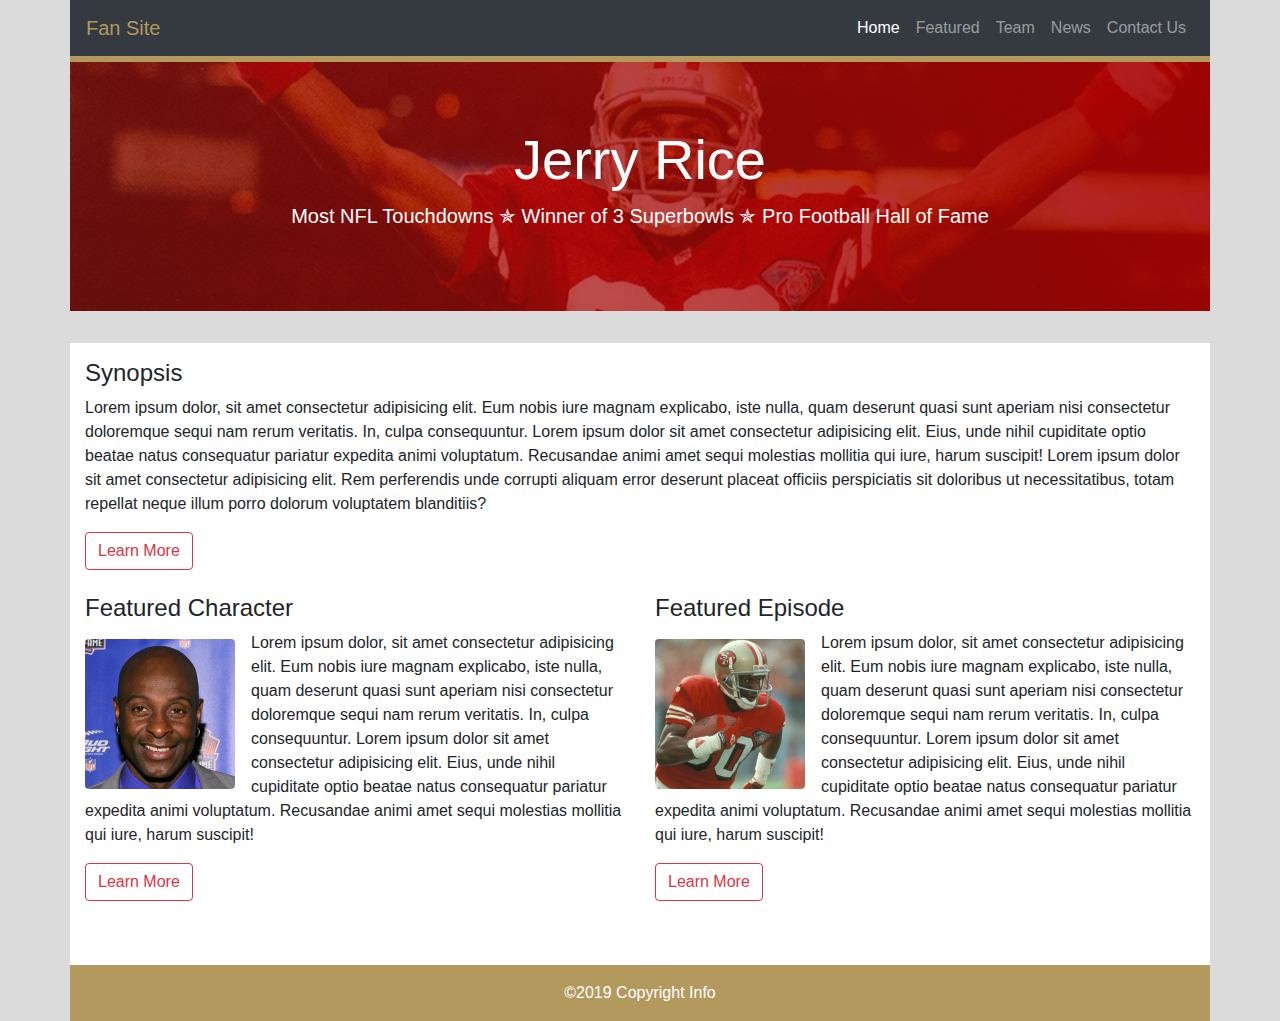
<file: index.html>
<!DOCTYPE html>
<html lang="en">

<head>
  <meta charset="UTF-8">
  <link rel="stylesheet" href="https://stackpath.bootstrapcdn.com/bootstrap/4.4.1/css/bootstrap.min.css"
    integrity="sha384-Vkoo8x4CGsO3+Hhxv8T/Q5PaXtkKtu6ug5TOeNV6gBiFeWPGFN9MuhOf23Q9Ifjh" crossorigin="anonymous">
  <link rel="stylesheet" href="./assets/css/style.css">
  <meta http-equiv="X-UA-Compatible" content="ie=edge">
  <title>Jerry Rice | Fan Site</title>
</head>

<body class="custom-bg">
  <header>
    <div class="container p-0">
      <nav class="navbar navbar-expand-lg navbar-dark bg-dark">
        <a class="navbar-brand ng-text" href="index.html">Fan Site</a>
        <button class="navbar-toggler" type="button" data-toggle="collapse" data-target="#navbarSupportedContent"
          aria-controls="navbarSupportedContent" aria-expanded="false" aria-label="Toggle navigation">
          <span class="navbar-toggler-icon"></span>
        </button>
        <div class="collapse navbar-collapse" id="navbarSupportedContent">
          <ul class="navbar-nav ml-auto">
            <li class="nav-item active">
              <a class="nav-link" href="index.html">Home<span class="sr-only">(current)</span></a>
            </li>
            <li class="nav-item">
              <a class="nav-link" href="featured.html">Featured</a>
            </li>
            <li class="nav-item">
              <a class="nav-link" href="team.html">Team</a>
            </li>
            <li class="nav-item">
              <a class="nav-link" href="news.html">News</a>
            </li>
            <li class="nav-item">
              <a class="nav-link" href="contact.html">Contact Us</a>
            </li>
          </ul>
        </div>
      </nav>
      <div class="home-jt jumbotron jumbotron-fluid text-center text-white">
        <div class="container">
          <h1 class="display-4">Jerry Rice</h1>
          <p class="lead">Most NFL Touchdowns &#10031; Winner of 3 Superbowls &#10031; Pro Football Hall of Fame</p>
        </div>
      </div>
    </div>
  </header>
  <main role="main" class="container bg-white py-3">
    <div class="row mb-4">
      <div class="col">
        <h4>Synopsis</h4>
        <p>Lorem ipsum dolor, sit amet consectetur adipisicing elit. Eum nobis iure magnam explicabo, iste nulla, quam
          deserunt quasi sunt aperiam nisi consectetur doloremque sequi nam rerum veritatis. In, culpa consequuntur.
          Lorem ipsum dolor sit amet consectetur adipisicing elit. Eius, unde nihil cupiditate optio beatae natus
          consequatur pariatur expedita animi voluptatum. Recusandae animi amet sequi molestias mollitia qui iure,
          harum suscipit! Lorem ipsum dolor sit amet consectetur adipisicing elit. Rem perferendis unde corrupti aliquam
          error deserunt placeat officiis perspiciatis sit doloribus ut necessitatibus, totam repellat neque illum porro
          dolorum voluptatem blanditiis?
        </p>
        <button type="button" class="btn btn-outline-danger">Learn More</button>
      </div>
    </div>
    <div class="row mb-4">
      <div class="col-md-6 col-sm-12">
        <h4>Featured Character</h4>
        <img class="rounded float-left home-images mt-2 mr-3" src="./assets/images/jr-photo.jpg" alt="a photo of jerry rice">
        <p>Lorem ipsum dolor, sit amet consectetur adipisicing elit. Eum nobis iure magnam explicabo, iste nulla, quam
          deserunt quasi sunt aperiam nisi consectetur doloremque sequi nam rerum veritatis. In, culpa consequuntur.
          Lorem ipsum dolor sit amet consectetur adipisicing elit. Eius, unde nihil cupiditate optio beatae natus
          consequatur pariatur expedita animi voluptatum. Recusandae animi amet sequi molestias mollitia qui iure,
          harum suscipit!
        </p>
        <button type="button" class="btn btn-outline-danger mb-4">Learn More</button>
      </div>
      <div class="col-md-6 col-sm-12">
        <h4>Featured Episode</h4>
        <img class="rounded float-left home-images mt-2 mr-3" src="./assets/images/jr-hp1.jpg" alt="jerry rice running the ball">
        <p>Lorem ipsum dolor, sit amet consectetur adipisicing elit. Eum nobis iure magnam explicabo, iste nulla, quam
          deserunt quasi sunt aperiam nisi consectetur doloremque sequi nam rerum veritatis. In, culpa consequuntur.
          Lorem ipsum dolor sit amet consectetur adipisicing elit. Eius, unde nihil cupiditate optio beatae natus
          consequatur pariatur expedita animi voluptatum. Recusandae animi amet sequi molestias mollitia qui iure,
          harum suscipit!
        </p>
        <button type="button" class="btn btn-outline-danger">Learn More</button>
      </div>
    </div>
  </main>
  <footer class="container p-0">
    <div class="ng-bg footer mt-auto py-3 text-center">
      <span class="text-white">&copy;2019 Copyright Info</span>
    </div>
  </footer>
  <script src="https://code.jquery.com/jquery-3.4.1.slim.min.js"
    integrity="sha384-J6qa4849blE2+poT4WnyKhv5vZF5SrPo0iEjwBvKU7imGFAV0wwj1yYfoRSJoZ+n" crossorigin="anonymous">
  </script>
  <script src="https://cdn.jsdelivr.net/npm/popper.js@1.16.0/dist/umd/popper.min.js"
    integrity="sha384-Q6E9RHvbIyZFJoft+2mJbHaEWldlvI9IOYy5n3zV9zzTtmI3UksdQRVvoxMfooAo" crossorigin="anonymous">
  </script>
  <script src="https://stackpath.bootstrapcdn.com/bootstrap/4.4.1/js/bootstrap.min.js"
    integrity="sha384-wfSDF2E50Y2D1uUdj0O3uMBJnjuUD4Ih7YwaYd1iqfktj0Uod8GCExl3Og8ifwB6" crossorigin="anonymous">
  </script>
</body>

</html>
</file>
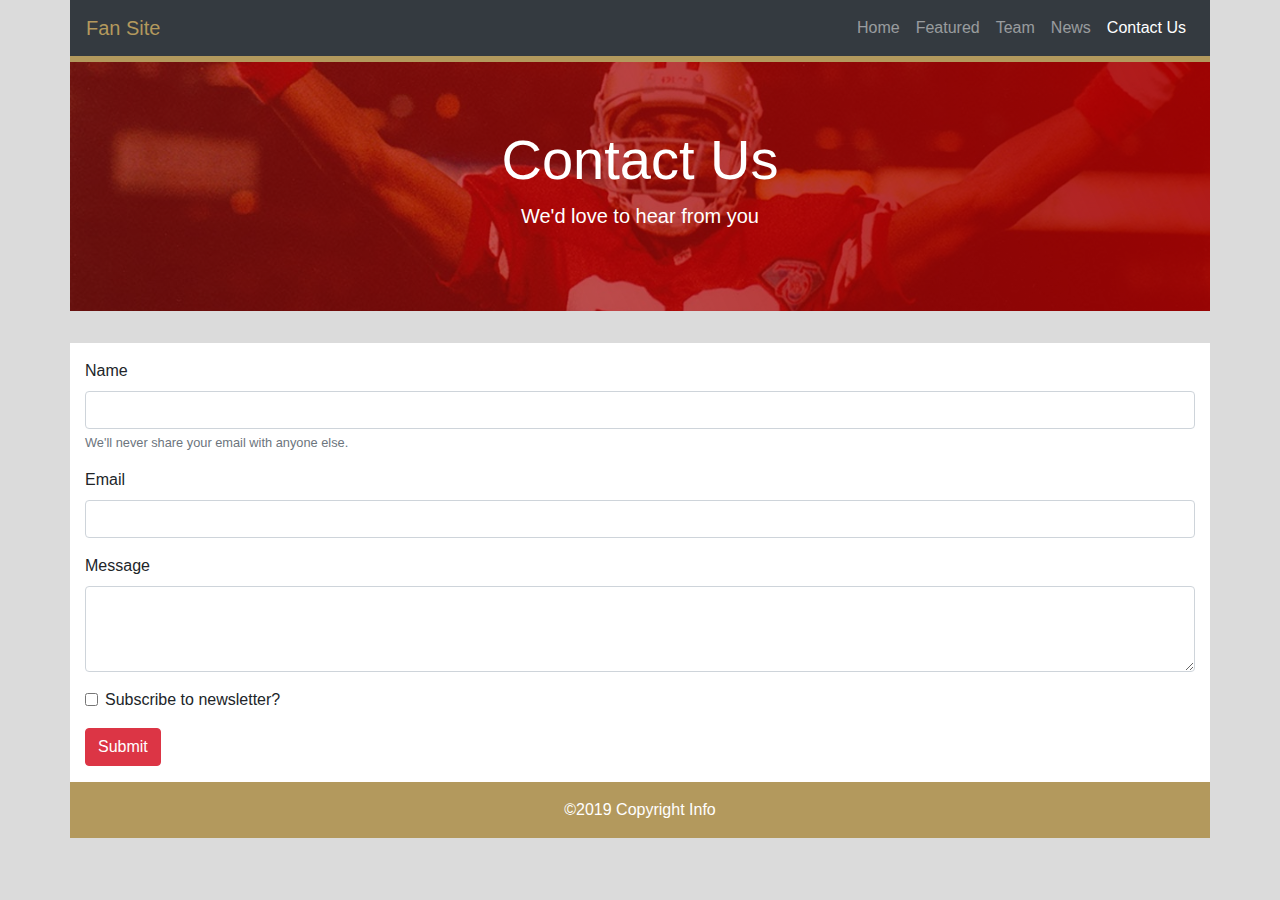
<file: contact.html>
<!DOCTYPE html>
<html lang="en">

<head>
  <meta charset="UTF-8">
  <link rel="stylesheet" href="https://stackpath.bootstrapcdn.com/bootstrap/4.4.1/css/bootstrap.min.css"
    integrity="sha384-Vkoo8x4CGsO3+Hhxv8T/Q5PaXtkKtu6ug5TOeNV6gBiFeWPGFN9MuhOf23Q9Ifjh" crossorigin="anonymous">
  <link rel="stylesheet" href="./assets/css/style.css">
  <meta http-equiv="X-UA-Compatible" content="ie=edge">
  <title>Jerry Rice | Contact Us</title>
</head>

<body class="custom-bg">
  <header>
    <div class="container p-0">
      <nav class="navbar navbar-expand-lg navbar-dark bg-dark">
        <a class="navbar-brand ng-text" href="index.html">Fan Site</a>
        <button class="navbar-toggler" type="button" data-toggle="collapse" data-target="#navbarSupportedContent"
          aria-controls="navbarSupportedContent" aria-expanded="false" aria-label="Toggle navigation">
          <span class="navbar-toggler-icon"></span>
        </button>
        <div class="collapse navbar-collapse" id="navbarSupportedContent">
          <ul class="navbar-nav ml-auto">
            <li class="nav-item">
              <a class="nav-link" href="index.html">Home</a>
            </li>
            <li class="nav-item">
              <a class="nav-link" href="featured.html">Featured</a>
            </li>
            <li class="nav-item">
              <a class="nav-link" href="team.html">Team</a>
            </li>
            <li class="nav-item">
              <a class="nav-link" href="news.html">News</a>
            </li>
            <li class="nav-item active">
              <a class="nav-link" href="contact.html">Contact Us<span class="sr-only">(current)</span></a>
            </li>
          </ul>
        </div>
      </nav>
      <div class="home-jt jumbotron jumbotron-fluid text-center text-white">
        <div class="container">
          <h1 class="display-4">Contact Us</h1>
          <p class="lead">We'd love to hear from you</p>
        </div>
      </div>
    </div>
  </header>
  <main role="main" class="container bg-white py-3">
    <div class="row">
      <div class="col-12">
        <form>
          <div class="form-group">
            <label for="exampleInputname">Name</label>
            <input type="name" class="form-control" id="exampleInputname" aria-describedby="emailHelp">
            <small id="emailHelp" class="form-text text-muted">We'll never share your email with anyone else.</small>
          </div>
          <div class="form-group">
            <label for="exampleInputemail">Email</label>
            <input type="email" class="form-control" id="exampleInputemail">
          </div>
          
          <div class="form-group">
            <label for="exampleFormControlTextarea1">Message</label>
            <textarea class="form-control" id="exampleFormControlTextarea1" rows="3"></textarea>
            <div class="form-group form-check mt-3">
              <input type="checkbox" class="form-check-input" id="exampleCheck1">
              <label class="form-check-label" for="exampleCheck1">Subscribe to newsletter?</label>
            </div>
          </div>
          <button type="submit" class="btn btn-danger">Submit</button>
        </form>
      </div>
    </div>

  </main>
  <footer class="container p-0">
    <div class="ng-bg footer mt-auto py-3 text-center">
      <span class="text-white">&copy;2019 Copyright Info</span>
    </div>
  </footer>
  <script src="https://code.jquery.com/jquery-3.4.1.slim.min.js"
    integrity="sha384-J6qa4849blE2+poT4WnyKhv5vZF5SrPo0iEjwBvKU7imGFAV0wwj1yYfoRSJoZ+n" crossorigin="anonymous">
  </script>
  <script src="https://cdn.jsdelivr.net/npm/popper.js@1.16.0/dist/umd/popper.min.js"
    integrity="sha384-Q6E9RHvbIyZFJoft+2mJbHaEWldlvI9IOYy5n3zV9zzTtmI3UksdQRVvoxMfooAo" crossorigin="anonymous">
  </script>
  <script src="https://stackpath.bootstrapcdn.com/bootstrap/4.4.1/js/bootstrap.min.js"
    integrity="sha384-wfSDF2E50Y2D1uUdj0O3uMBJnjuUD4Ih7YwaYd1iqfktj0Uod8GCExl3Og8ifwB6" crossorigin="anonymous">
  </script>
</body>

</html>
</file>
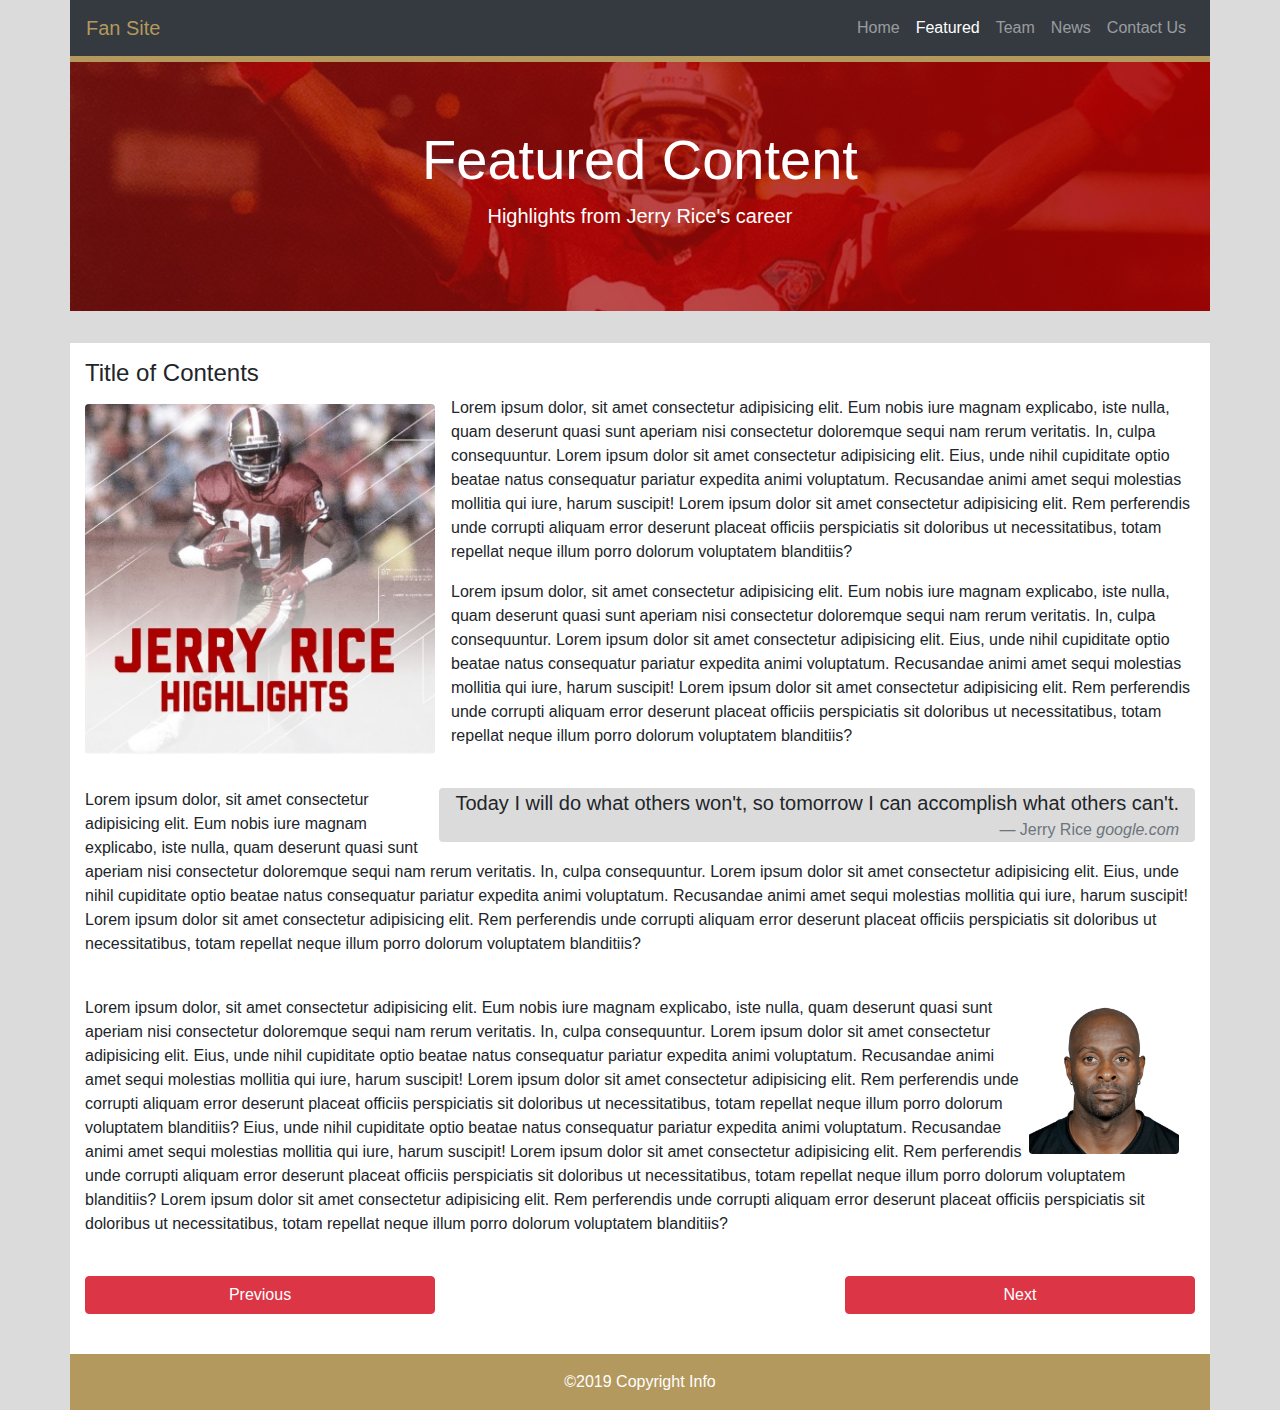
<file: featured.html>
<!DOCTYPE html>
<html lang="en">

<head>
  <meta charset="UTF-8">
  <link rel="stylesheet" href="https://stackpath.bootstrapcdn.com/bootstrap/4.4.1/css/bootstrap.min.css"
    integrity="sha384-Vkoo8x4CGsO3+Hhxv8T/Q5PaXtkKtu6ug5TOeNV6gBiFeWPGFN9MuhOf23Q9Ifjh" crossorigin="anonymous">
  <link rel="stylesheet" href="./assets/css/style.css">
  <meta http-equiv="X-UA-Compatible" content="ie=edge">
  <title>Jerry Rice | Featured</title>
</head>

<body class="custom-bg">
  <header>
    <div class="container p-0">
      <nav class="navbar navbar-expand-lg navbar-dark bg-dark">
        <a class="navbar-brand ng-text" href="index.html">Fan Site</a>
        <button class="navbar-toggler" type="button" data-toggle="collapse" data-target="#navbarSupportedContent"
          aria-controls="navbarSupportedContent" aria-expanded="false" aria-label="Toggle navigation">
          <span class="navbar-toggler-icon"></span>
        </button>
        <div class="collapse navbar-collapse" id="navbarSupportedContent">
          <ul class="navbar-nav ml-auto">
            <li class="nav-item">
              <a class="nav-link" href="index.html">Home</a>
            </li>
            <li class="nav-item active">
              <a class="nav-link" href="featured.html">Featured<span class="sr-only">(current)</span></a>
            </li>
            <li class="nav-item">
              <a class="nav-link" href="team.html">Team</a>
            </li>
            <li class="nav-item">
              <a class="nav-link" href="news.html">News</a>
            </li>
            <li class="nav-item">
              <a class="nav-link" href="contact.html">Contact Us</a>
            </li>
          </ul>
        </div>
      </nav>
      <div class="home-jt jumbotron jumbotron-fluid text-center text-white">
        <div class="container">
          <h1 class="display-4">Featured Content</h1>
          <p class="lead">Highlights from Jerry Rice's career</p>
        </div>
      </div>
    </div>
  </header>
  <main role="main" class="container bg-white py-3">
    <div class="row mb-4">
      <div class="col">
        <h4>Title of Contents</h4>
        <img class="rounded float-left feat-img mt-2 mr-3" src="./assets/images/jr-hl.jpg" alt="jerry rice with hightlights text">
        <p>Lorem ipsum dolor, sit amet consectetur adipisicing elit. Eum nobis iure magnam explicabo, iste nulla, quam
          deserunt quasi sunt aperiam nisi consectetur doloremque sequi nam rerum veritatis. In, culpa consequuntur.
          Lorem ipsum dolor sit amet consectetur adipisicing elit. Eius, unde nihil cupiditate optio beatae natus
          consequatur pariatur expedita animi voluptatum. Recusandae animi amet sequi molestias mollitia qui iure,
          harum suscipit! Lorem ipsum dolor sit amet consectetur adipisicing elit. Rem perferendis unde corrupti aliquam
          error deserunt placeat officiis perspiciatis sit doloribus ut necessitatibus, totam repellat neque illum porro
          dolorum voluptatem blanditiis?
        </p>
        <p>Lorem ipsum dolor, sit amet consectetur adipisicing elit. Eum nobis iure magnam explicabo, iste nulla, quam
          deserunt quasi sunt aperiam nisi consectetur doloremque sequi nam rerum veritatis. In, culpa consequuntur.
          Lorem ipsum dolor sit amet consectetur adipisicing elit. Eius, unde nihil cupiditate optio beatae natus
          consequatur pariatur expedita animi voluptatum. Recusandae animi amet sequi molestias mollitia qui iure,
          harum suscipit! Lorem ipsum dolor sit amet consectetur adipisicing elit. Rem perferendis unde corrupti aliquam
          error deserunt placeat officiis perspiciatis sit doloribus ut necessitatibus, totam repellat neque illum porro
          dolorum voluptatem blanditiis? 
        </p>
      </div>
    </div>
    <div class="row mb-4">
      <div class="col">
        <blockquote class="blockquote text-right custom-bg float-right px-3 rounded">
          <p class="mb-0">Today I will do what others won't, so tomorrow I can accomplish what others can't.</p>
          <footer class="blockquote-footer">Jerry Rice <cite title="Source Title">google.com</cite></footer>
        </blockquote>
        <p>Lorem ipsum dolor, sit amet consectetur adipisicing elit. Eum nobis iure magnam explicabo, iste nulla, quam
          deserunt quasi sunt aperiam nisi consectetur doloremque sequi nam rerum veritatis. In, culpa consequuntur.
          Lorem ipsum dolor sit amet consectetur adipisicing elit. Eius, unde nihil cupiditate optio beatae natus
          consequatur pariatur expedita animi voluptatum. Recusandae animi amet sequi molestias mollitia qui iure,
          harum suscipit! Lorem ipsum dolor sit amet consectetur adipisicing elit. Rem perferendis unde corrupti aliquam
          error deserunt placeat officiis perspiciatis sit doloribus ut necessitatibus, totam repellat neque illum porro
          dolorum voluptatem blanditiis?
        </p>
      </div>
    </div>
    <div class="row mb-4">
      <div class="col">
        <img class="rounded float-right home-images mt-2 mr-3" src="./assets/images/photo-2.png" alt="a photo of jerry rice">
        <p>Lorem ipsum dolor, sit amet consectetur adipisicing elit. Eum nobis iure magnam explicabo, iste nulla, quam
          deserunt quasi sunt aperiam nisi consectetur doloremque sequi nam rerum veritatis. In, culpa consequuntur.
          Lorem ipsum dolor sit amet consectetur adipisicing elit. Eius, unde nihil cupiditate optio beatae natus
          consequatur pariatur expedita animi voluptatum. Recusandae animi amet sequi molestias mollitia qui iure,
          harum suscipit! Lorem ipsum dolor sit amet consectetur adipisicing elit. Rem perferendis unde corrupti aliquam
          error deserunt placeat officiis perspiciatis sit doloribus ut necessitatibus, totam repellat neque illum porro
          dolorum voluptatem blanditiis? Eius, unde nihil cupiditate optio beatae natus
          consequatur pariatur expedita animi voluptatum. Recusandae animi amet sequi molestias mollitia qui iure,
          harum suscipit! Lorem ipsum dolor sit amet consectetur adipisicing elit. Rem perferendis unde corrupti aliquam
          error deserunt placeat officiis perspiciatis sit doloribus ut necessitatibus, totam repellat neque illum porro
          dolorum voluptatem blanditiis? Lorem ipsum dolor sit amet consectetur adipisicing elit. Rem perferendis unde corrupti aliquam
          error deserunt placeat officiis perspiciatis sit doloribus ut necessitatibus, totam repellat neque illum porro
          dolorum voluptatem blanditiis?
        </p>
      </div>
    </div>
    <div class="row mb-4">
      <div class="col">
        <button type="button" class="btn btn-danger w-100">Previous</button>
      </div>
      <div class="col">
       
      </div>
      <div class="col">
        <button type="button" class="btn btn-danger w-100">Next</button>
      </div>
    </div>
  </main>
  <footer class="container p-0">
    <div class="ng-bg footer mt-auto py-3 text-center">
      <span class="text-white">&copy;2019 Copyright Info</span>
    </div>
  </footer>
  <script src="https://code.jquery.com/jquery-3.4.1.slim.min.js"
    integrity="sha384-J6qa4849blE2+poT4WnyKhv5vZF5SrPo0iEjwBvKU7imGFAV0wwj1yYfoRSJoZ+n" crossorigin="anonymous">
  </script>
  <script src="https://cdn.jsdelivr.net/npm/popper.js@1.16.0/dist/umd/popper.min.js"
    integrity="sha384-Q6E9RHvbIyZFJoft+2mJbHaEWldlvI9IOYy5n3zV9zzTtmI3UksdQRVvoxMfooAo" crossorigin="anonymous">
  </script>
  <script src="https://stackpath.bootstrapcdn.com/bootstrap/4.4.1/js/bootstrap.min.js"
    integrity="sha384-wfSDF2E50Y2D1uUdj0O3uMBJnjuUD4Ih7YwaYd1iqfktj0Uod8GCExl3Og8ifwB6" crossorigin="anonymous">
  </script>
</body>

</html>
</file>
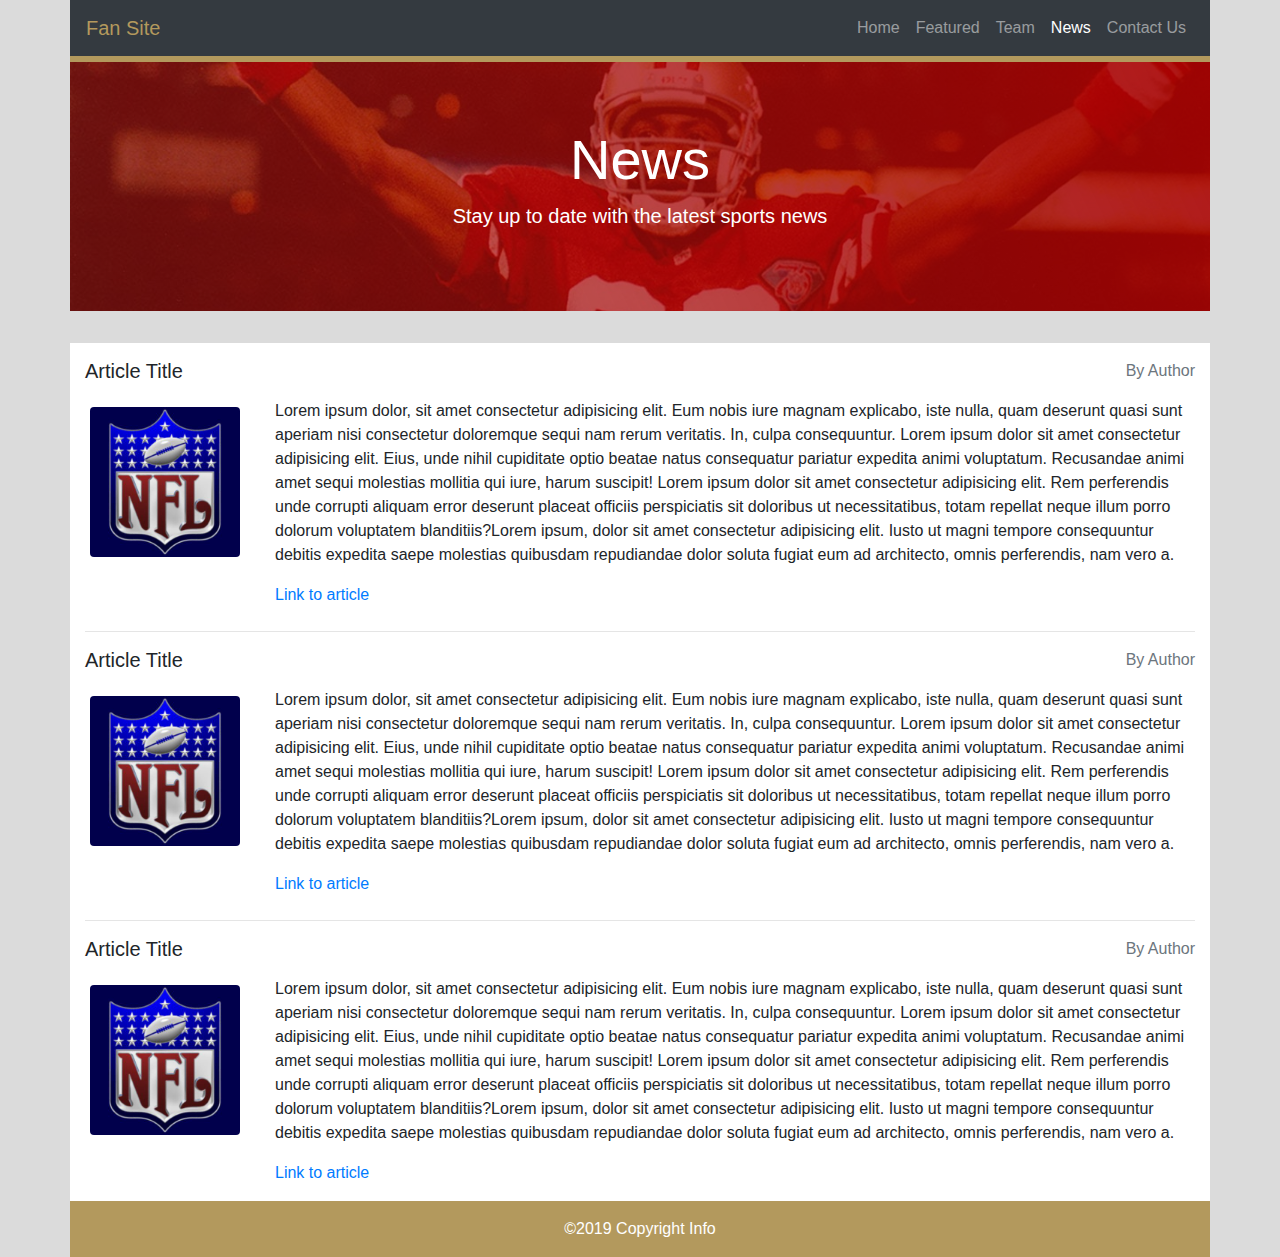
<file: news.html>
<!DOCTYPE html>
<html lang="en">

<head>
  <meta charset="UTF-8">
  <link rel="stylesheet" href="https://stackpath.bootstrapcdn.com/bootstrap/4.4.1/css/bootstrap.min.css"
    integrity="sha384-Vkoo8x4CGsO3+Hhxv8T/Q5PaXtkKtu6ug5TOeNV6gBiFeWPGFN9MuhOf23Q9Ifjh" crossorigin="anonymous">
  <link rel="stylesheet" href="./assets/css/style.css">
  <meta http-equiv="X-UA-Compatible" content="ie=edge">
  <title>Jerry Rice | News</title>
</head>

<body class="custom-bg">
  <header>
    <div class="container p-0">
      <nav class="navbar navbar-expand-lg navbar-dark bg-dark">
        <a class="navbar-brand ng-text" href="index.html">Fan Site</a>
        <button class="navbar-toggler" type="button" data-toggle="collapse" data-target="#navbarSupportedContent"
          aria-controls="navbarSupportedContent" aria-expanded="false" aria-label="Toggle navigation">
          <span class="navbar-toggler-icon"></span>
        </button>
        <div class="collapse navbar-collapse" id="navbarSupportedContent">
          <ul class="navbar-nav ml-auto">
            <li class="nav-item">
              <a class="nav-link" href="index.html">Home</a>
            </li>
            <li class="nav-item">
              <a class="nav-link" href="featured.html">Featured</a>
            </li>
            <li class="nav-item">
              <a class="nav-link" href="team.html">Team</a>
            </li>
            <li class="nav-item active">
              <a class="nav-link" href="news.html">News<span class="sr-only">(current)</span></a>
            </li>
            <li class="nav-item">
              <a class="nav-link" href="contact.html">Contact Us</a>
            </li>
          </ul>
        </div>
      </nav>
      <div class="home-jt jumbotron jumbotron-fluid text-center text-white">
        <div class="container">
          <h1 class="display-4">News</h1>
          <p class="lead">Stay up to date with the latest sports news</p>
        </div>
      </div>
    </div>
  </header>
  <main role="main" class="container bg-white py-3">
    <div class="row">
      <div class="col">
        <h5>Article Title</h5>
      </div>
      <div class="col text-right">
        <p class="text-secondary">By Author</p>
      </div>
    </div>
    <div class="row">
      <div class="col-lg-2 col-md-3 col-sm-12 text-center mb-4">
        <img class="rounded home-images mt-2" src="./assets/images/nfl-news.jpg" alt="nfl logo">
      </div>
      <div class="col">
        <p>Lorem ipsum dolor, sit amet consectetur adipisicing elit. Eum nobis iure magnam explicabo, iste nulla, quam
          deserunt quasi sunt aperiam nisi consectetur doloremque sequi nam rerum veritatis. In, culpa consequuntur.
          Lorem ipsum dolor sit amet consectetur adipisicing elit. Eius, unde nihil cupiditate optio beatae natus
          consequatur pariatur expedita animi voluptatum. Recusandae animi amet sequi molestias mollitia qui iure,
          harum suscipit! Lorem ipsum dolor sit amet consectetur adipisicing elit. Rem perferendis unde corrupti aliquam
          error deserunt placeat officiis perspiciatis sit doloribus ut necessitatibus, totam repellat neque illum porro
          dolorum voluptatem blanditiis?Lorem ipsum, dolor sit amet consectetur adipisicing elit. Iusto ut magni tempore
          consequuntur debitis expedita saepe molestias quibusdam repudiandae dolor soluta fugiat eum ad architecto,
          omnis perferendis, nam vero a.
        </p>
        <a href="#">Link to article</a>
      </div>
    </div>

    <hr class="mt-4">

    <div class="row">
      <div class="col">
        <h5>Article Title</h5>
      </div>
      <div class="col text-right">
        <p class="text-secondary">By Author</p>
      </div>
    </div>
    <div class="row">
      <div class="col-lg-2 col-md-3 col-sm-12 text-center mb-4">
        <img class="rounded home-images mt-2" src="./assets/images/nfl-news.jpg" alt="nfl logo">
      </div>
      <div class="col">
        <p>Lorem ipsum dolor, sit amet consectetur adipisicing elit. Eum nobis iure magnam explicabo, iste nulla, quam
          deserunt quasi sunt aperiam nisi consectetur doloremque sequi nam rerum veritatis. In, culpa consequuntur.
          Lorem ipsum dolor sit amet consectetur adipisicing elit. Eius, unde nihil cupiditate optio beatae natus
          consequatur pariatur expedita animi voluptatum. Recusandae animi amet sequi molestias mollitia qui iure,
          harum suscipit! Lorem ipsum dolor sit amet consectetur adipisicing elit. Rem perferendis unde corrupti aliquam
          error deserunt placeat officiis perspiciatis sit doloribus ut necessitatibus, totam repellat neque illum porro
          dolorum voluptatem blanditiis?Lorem ipsum, dolor sit amet consectetur adipisicing elit. Iusto ut magni tempore
          consequuntur debitis expedita saepe molestias quibusdam repudiandae dolor soluta fugiat eum ad architecto,
          omnis perferendis, nam vero a.
        </p>
        <a href="#">Link to article</a>
      </div>
    </div>

    <hr class="mt-4">

    <div class="row">
      <div class="col">
        <h5>Article Title</h5>
      </div>
      <div class="col text-right">
        <p class="text-secondary">By Author</p>
      </div>
    </div>
    <div class="row">
      <div class="col-lg-2 col-md-3 col-sm-12 text-center mb-4">
        <img class="rounded home-images mt-2" src="./assets/images/nfl-news.jpg" alt="nfl logo">
      </div>
      <div class="col">
        <p>Lorem ipsum dolor, sit amet consectetur adipisicing elit. Eum nobis iure magnam explicabo, iste nulla, quam
          deserunt quasi sunt aperiam nisi consectetur doloremque sequi nam rerum veritatis. In, culpa consequuntur.
          Lorem ipsum dolor sit amet consectetur adipisicing elit. Eius, unde nihil cupiditate optio beatae natus
          consequatur pariatur expedita animi voluptatum. Recusandae animi amet sequi molestias mollitia qui iure,
          harum suscipit! Lorem ipsum dolor sit amet consectetur adipisicing elit. Rem perferendis unde corrupti aliquam
          error deserunt placeat officiis perspiciatis sit doloribus ut necessitatibus, totam repellat neque illum porro
          dolorum voluptatem blanditiis?Lorem ipsum, dolor sit amet consectetur adipisicing elit. Iusto ut magni tempore
          consequuntur debitis expedita saepe molestias quibusdam repudiandae dolor soluta fugiat eum ad architecto,
          omnis perferendis, nam vero a.
        </p>
        <a href="#">Link to article</a>
      </div>
    </div>

  </main>
  <footer class="container p-0">
    <div class="ng-bg footer mt-auto py-3 text-center">
      <span class="text-white">&copy;2019 Copyright Info</span>
    </div>
  </footer>
  <script src="https://code.jquery.com/jquery-3.4.1.slim.min.js"
    integrity="sha384-J6qa4849blE2+poT4WnyKhv5vZF5SrPo0iEjwBvKU7imGFAV0wwj1yYfoRSJoZ+n" crossorigin="anonymous">
  </script>
  <script src="https://cdn.jsdelivr.net/npm/popper.js@1.16.0/dist/umd/popper.min.js"
    integrity="sha384-Q6E9RHvbIyZFJoft+2mJbHaEWldlvI9IOYy5n3zV9zzTtmI3UksdQRVvoxMfooAo" crossorigin="anonymous">
  </script>
  <script src="https://stackpath.bootstrapcdn.com/bootstrap/4.4.1/js/bootstrap.min.js"
    integrity="sha384-wfSDF2E50Y2D1uUdj0O3uMBJnjuUD4Ih7YwaYd1iqfktj0Uod8GCExl3Og8ifwB6" crossorigin="anonymous">
  </script>
</body>

</html>
</file>
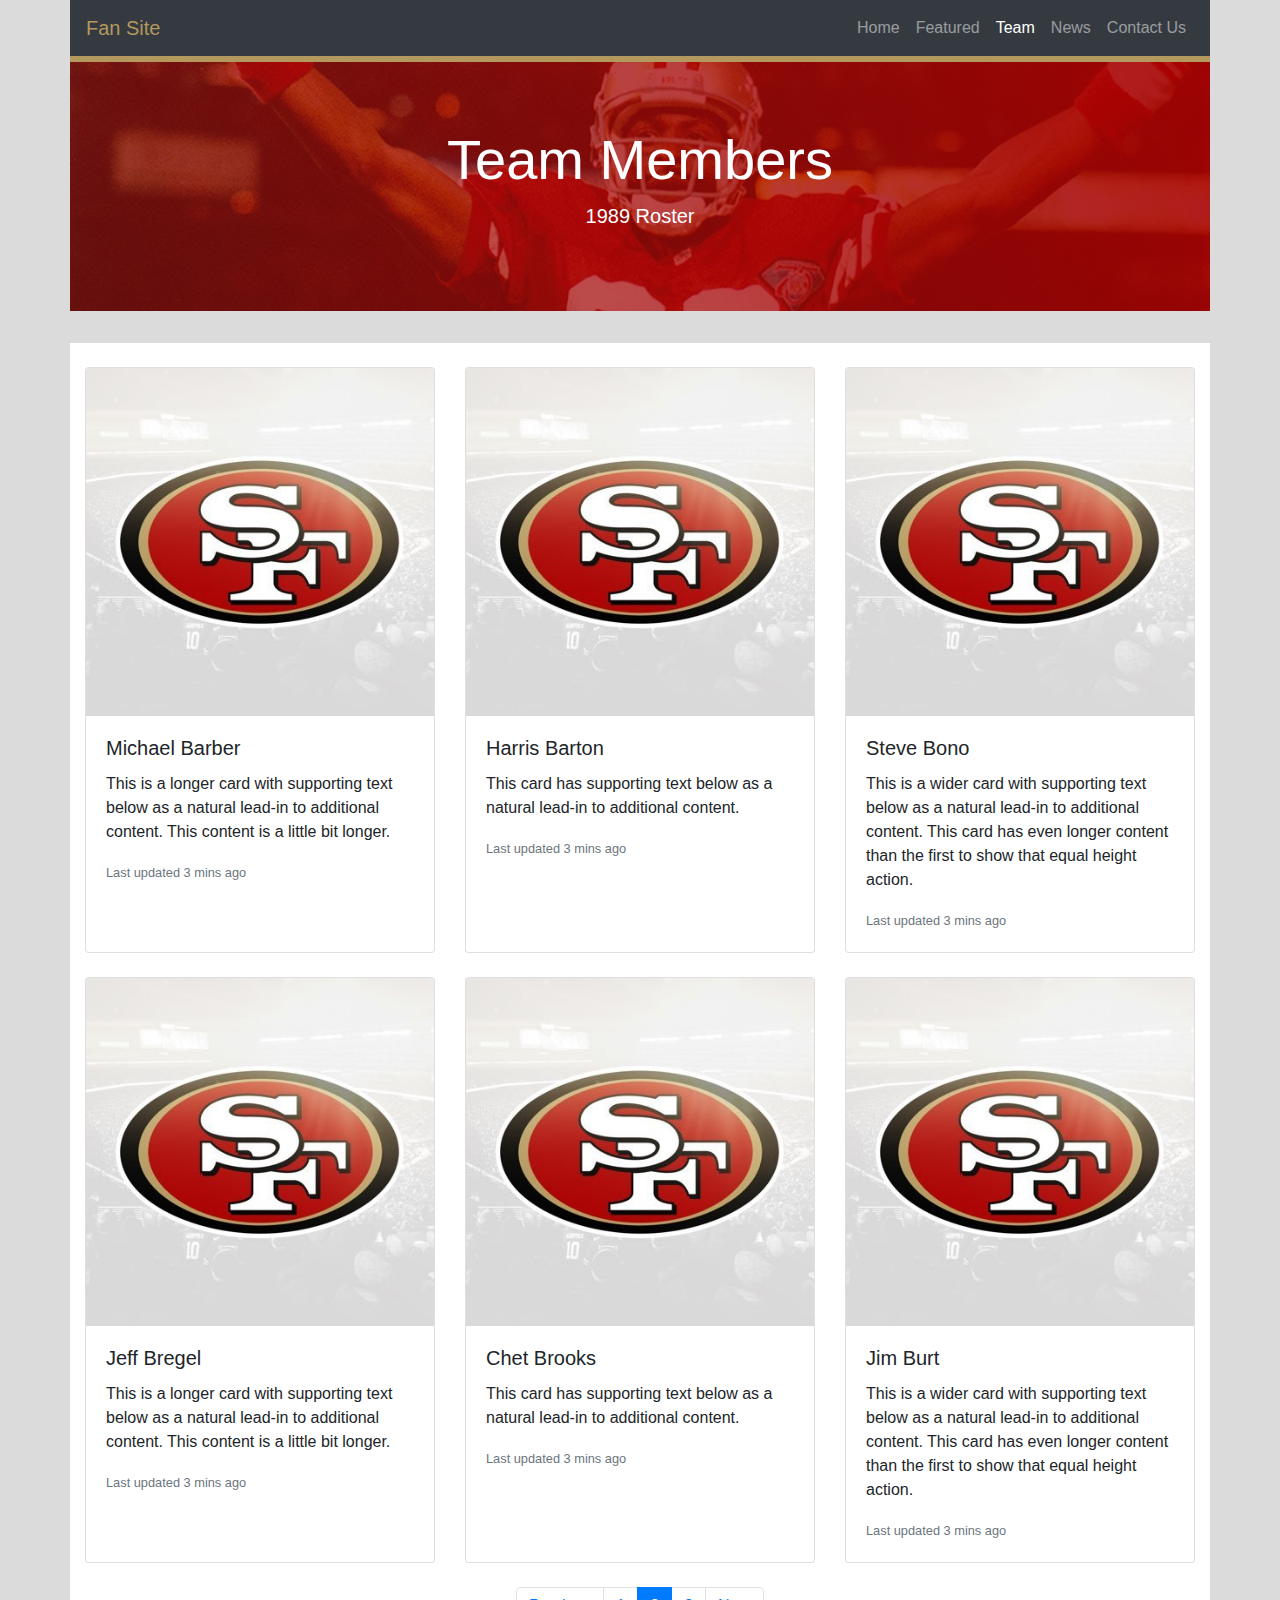
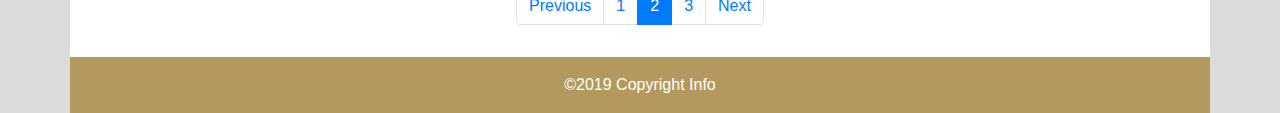
<file: team-p2.html>
<!DOCTYPE html>
<html lang="en">

<head>
  <meta charset="UTF-8">
  <link rel="stylesheet" href="https://stackpath.bootstrapcdn.com/bootstrap/4.4.1/css/bootstrap.min.css"
    integrity="sha384-Vkoo8x4CGsO3+Hhxv8T/Q5PaXtkKtu6ug5TOeNV6gBiFeWPGFN9MuhOf23Q9Ifjh" crossorigin="anonymous">
  <link rel="stylesheet" href="./assets/css/style.css">
  <meta http-equiv="X-UA-Compatible" content="ie=edge">
  <title>Jerry Rice | Team</title>
</head>

<body class="custom-bg">
  <header>
    <div class="container p-0">
      <nav class="navbar navbar-expand-lg navbar-dark bg-dark">
        <a class="navbar-brand ng-text" href="index.html">Fan Site</a>
        <button class="navbar-toggler" type="button" data-toggle="collapse" data-target="#navbarSupportedContent"
          aria-controls="navbarSupportedContent" aria-expanded="false" aria-label="Toggle navigation">
          <span class="navbar-toggler-icon"></span>
        </button>
        <div class="collapse navbar-collapse" id="navbarSupportedContent">
          <ul class="navbar-nav ml-auto">
            <li class="nav-item">
              <a class="nav-link" href="index.html">Home</a>
            </li>
            <li class="nav-item">
              <a class="nav-link" href="featured.html">Featured</a>
            </li>
            <li class="nav-item active">
              <a class="nav-link" href="team.html">Team<span class="sr-only">(current)</span></a>
            </li>
            <li class="nav-item">
              <a class="nav-link" href="news.html">News</a>
            </li>
            <li class="nav-item">
              <a class="nav-link" href="contact.html">Contact Us</a>
            </li>
          </ul>
        </div>
      </nav>
      <div class="home-jt jumbotron jumbotron-fluid text-center text-white">
        <div class="container">
          <h1 class="display-4">Team Members</h1>
          <p class="lead">1989 Roster</p>
        </div>
      </div>
    </div>
  </header>
  <main role="main" class="container bg-white py-3">
    <div class="card-deck mt-2">
      <div class="card">
        <img src="./assets/images/sf-logo.jpg" class="card-img-top" alt="...">
        <div class="card-body">
          <h5 class="card-title">Michael Barber</h5>
          <p class="card-text">This is a longer card with supporting text below as a natural lead-in to additional content. This content is a little bit longer.</p>
          <p class="card-text"><small class="text-muted">Last updated 3 mins ago</small></p>
        </div>
      </div>
      <div class="card">
        <img src="./assets/images/sf-logo.jpg" class="card-img-top" alt="...">
        <div class="card-body">
          <h5 class="card-title">Harris Barton</h5>
          <p class="card-text">This card has supporting text below as a natural lead-in to additional content.</p>
          <p class="card-text"><small class="text-muted">Last updated 3 mins ago</small></p>
        </div>
      </div>
      <div class="card">
        <img src="./assets/images/sf-logo.jpg" class="card-img-top" alt="...">
        <div class="card-body">
          <h5 class="card-title">Steve Bono</h5>
          <p class="card-text">This is a wider card with supporting text below as a natural lead-in to additional content. This card has even longer content than the first to show that equal height action.</p>
          <p class="card-text"><small class="text-muted">Last updated 3 mins ago</small></p>
        </div>
      </div>
    </div>

    <div class="card-deck mt-4">
      <div class="card">
        <img src="./assets/images/sf-logo.jpg" class="card-img-top" alt="...">
        <div class="card-body">
          <h5 class="card-title">	Jeff Bregel</h5>
          <p class="card-text">This is a longer card with supporting text below as a natural lead-in to additional content. This content is a little bit longer.</p>
          <p class="card-text"><small class="text-muted">Last updated 3 mins ago</small></p>
        </div>
      </div>
      <div class="card">
        <img src="./assets/images/sf-logo.jpg" class="card-img-top" alt="...">
        <div class="card-body">
          <h5 class="card-title">Chet Brooks</h5>
          <p class="card-text">This card has supporting text below as a natural lead-in to additional content.</p>
          <p class="card-text"><small class="text-muted">Last updated 3 mins ago</small></p>
        </div>
      </div>
      <div class="card">
        <img src="./assets/images/sf-logo.jpg" class="card-img-top" alt="...">
        <div class="card-body">
          <h5 class="card-title">Jim Burt</h5>
          <p class="card-text">This is a wider card with supporting text below as a natural lead-in to additional content. This card has even longer content than the first to show that equal height action.</p>
          <p class="card-text"><small class="text-muted">Last updated 3 mins ago</small></p>
        </div>
      </div>
    </div>
    <nav aria-label="Page navigation example">
      <ul class="pagination justify-content-center mt-4">
        <li class="page-item"><a class="page-link" href="team.html">Previous</a></li>
        <li class="page-item"><a class="page-link" href="team.html">1</a></li>
        <li class="page-item active"><a class="page-link" href="team-p2.html">2 <span class="sr-only">(current)</span></a></li>
        <li class="page-item"><a class="page-link" href="team-p3.html">3</a></li>
        <li class="page-item"><a class="page-link" href="team-p3.html">Next</a></li>
      </ul>
    </nav>
  </main>
  <footer class="container p-0">
    <div class="ng-bg footer mt-auto py-3 text-center">
      <span class="text-white">&copy;2019 Copyright Info</span>
    </div>
  </footer>
  <script src="https://code.jquery.com/jquery-3.4.1.slim.min.js"
    integrity="sha384-J6qa4849blE2+poT4WnyKhv5vZF5SrPo0iEjwBvKU7imGFAV0wwj1yYfoRSJoZ+n" crossorigin="anonymous">
  </script>
  <script src="https://cdn.jsdelivr.net/npm/popper.js@1.16.0/dist/umd/popper.min.js"
    integrity="sha384-Q6E9RHvbIyZFJoft+2mJbHaEWldlvI9IOYy5n3zV9zzTtmI3UksdQRVvoxMfooAo" crossorigin="anonymous">
  </script>
  <script src="https://stackpath.bootstrapcdn.com/bootstrap/4.4.1/js/bootstrap.min.js"
    integrity="sha384-wfSDF2E50Y2D1uUdj0O3uMBJnjuUD4Ih7YwaYd1iqfktj0Uod8GCExl3Og8ifwB6" crossorigin="anonymous">
  </script>
</body>

</html>
</file>
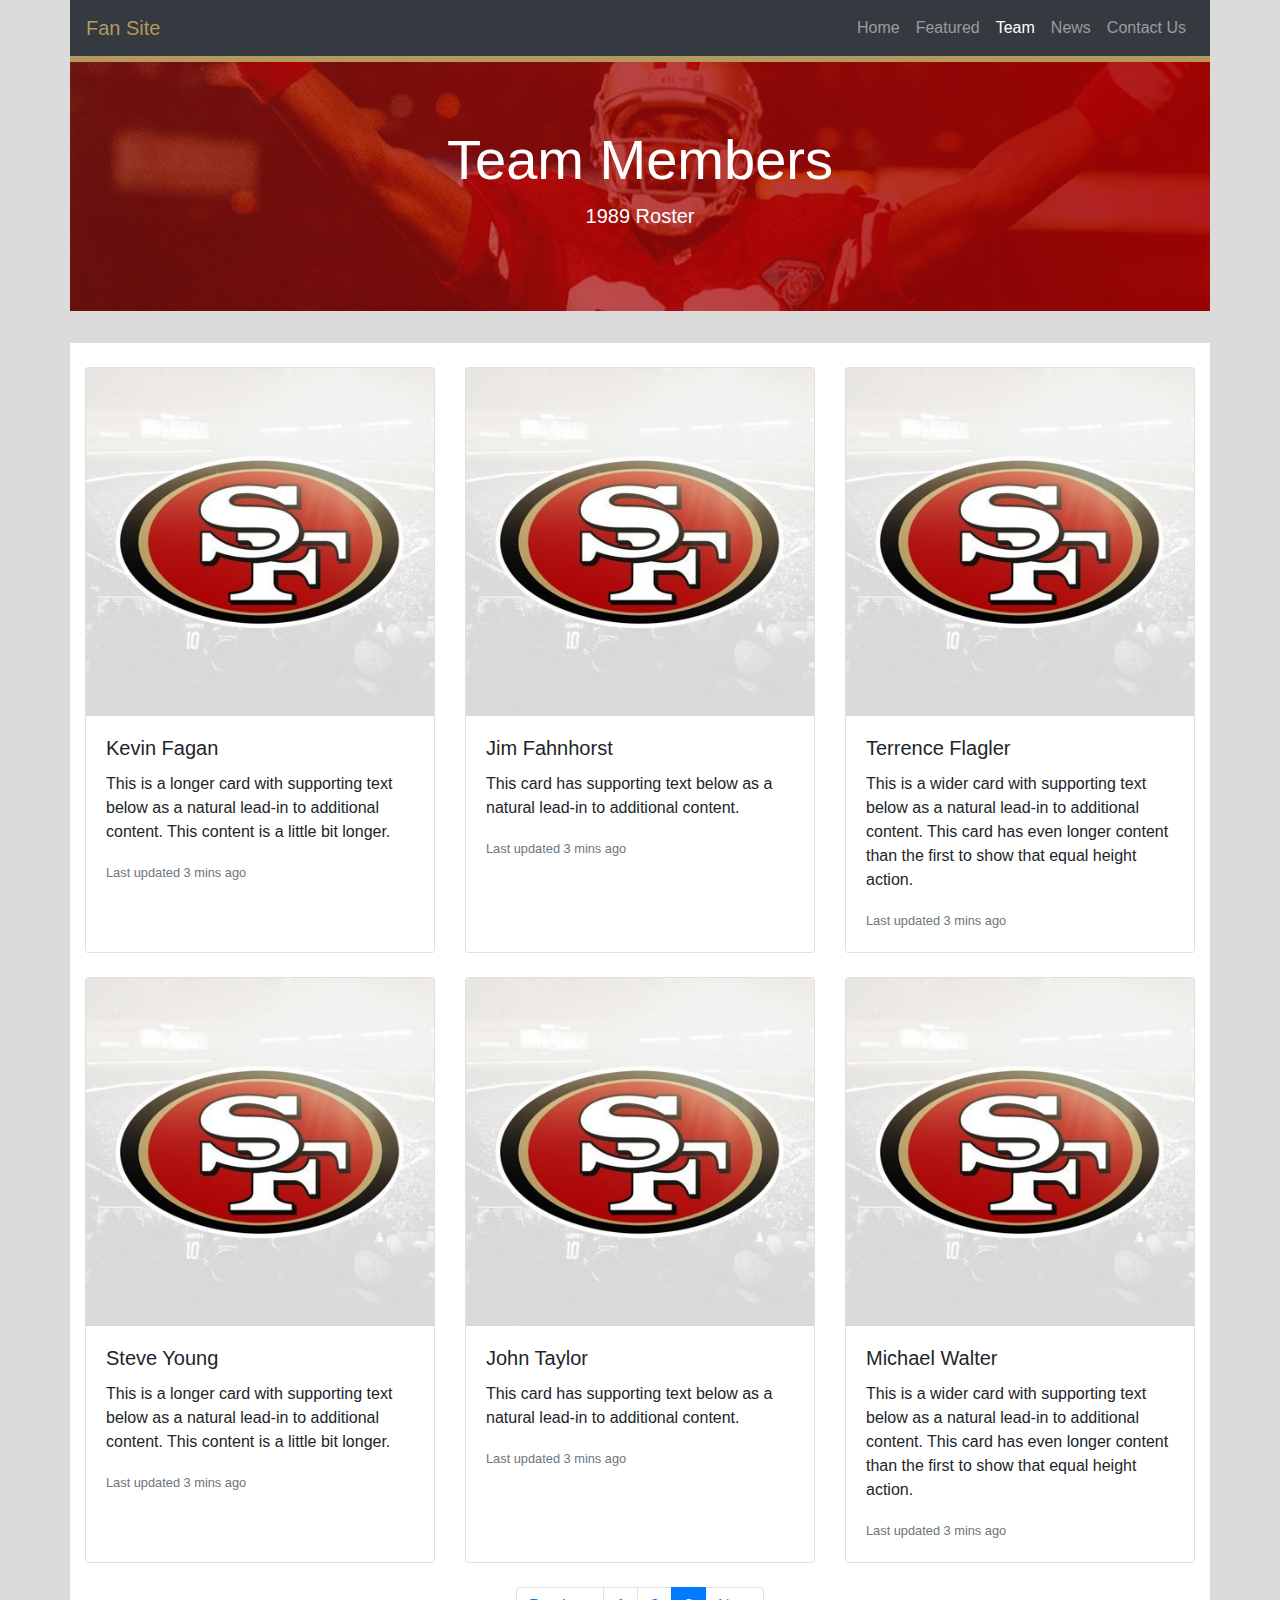
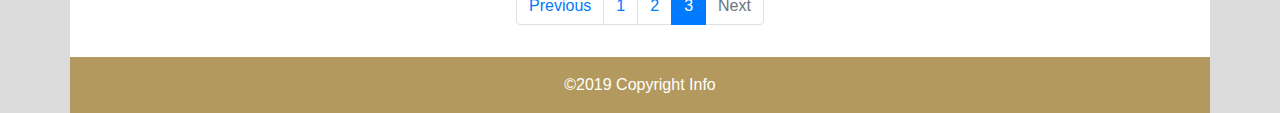
<file: team-p3.html>
<!DOCTYPE html>
<html lang="en">

<head>
  <meta charset="UTF-8">
  <link rel="stylesheet" href="https://stackpath.bootstrapcdn.com/bootstrap/4.4.1/css/bootstrap.min.css"
    integrity="sha384-Vkoo8x4CGsO3+Hhxv8T/Q5PaXtkKtu6ug5TOeNV6gBiFeWPGFN9MuhOf23Q9Ifjh" crossorigin="anonymous">
  <link rel="stylesheet" href="./assets/css/style.css">
  <meta http-equiv="X-UA-Compatible" content="ie=edge">
  <title>Jerry Rice | Team</title>
</head>

<body class="custom-bg">
  <header>
    <div class="container p-0">
      <nav class="navbar navbar-expand-lg navbar-dark bg-dark">
        <a class="navbar-brand ng-text" href="index.html">Fan Site</a>
        <button class="navbar-toggler" type="button" data-toggle="collapse" data-target="#navbarSupportedContent"
          aria-controls="navbarSupportedContent" aria-expanded="false" aria-label="Toggle navigation">
          <span class="navbar-toggler-icon"></span>
        </button>
        <div class="collapse navbar-collapse" id="navbarSupportedContent">
          <ul class="navbar-nav ml-auto">
            <li class="nav-item">
              <a class="nav-link" href="index.html">Home</a>
            </li>
            <li class="nav-item">
              <a class="nav-link" href="featured.html">Featured</a>
            </li>
            <li class="nav-item active">
              <a class="nav-link" href="team.html">Team<span class="sr-only">(current)</span></a>
            </li>
            <li class="nav-item">
              <a class="nav-link" href="news.html">News</a>
            </li>
            <li class="nav-item">
              <a class="nav-link" href="contact.html">Contact Us</a>
            </li>
          </ul>
        </div>
      </nav>
      <div class="home-jt jumbotron jumbotron-fluid text-center text-white">
        <div class="container">
          <h1 class="display-4">Team Members</h1>
          <p class="lead">1989 Roster</p>
        </div>
      </div>
    </div>
  </header>
  <main role="main" class="container bg-white py-3">
    <div class="card-deck mt-2">
      <div class="card">
        <img src="./assets/images/sf-logo.jpg" class="card-img-top" alt="...">
        <div class="card-body">
          <h5 class="card-title">Kevin Fagan</h5>
          <p class="card-text">This is a longer card with supporting text below as a natural lead-in to additional content. This content is a little bit longer.</p>
          <p class="card-text"><small class="text-muted">Last updated 3 mins ago</small></p>
        </div>
      </div>
      <div class="card">
        <img src="./assets/images/sf-logo.jpg" class="card-img-top" alt="...">
        <div class="card-body">
          <h5 class="card-title">Jim Fahnhorst</h5>
          <p class="card-text">This card has supporting text below as a natural lead-in to additional content.</p>
          <p class="card-text"><small class="text-muted">Last updated 3 mins ago</small></p>
        </div>
      </div>
      <div class="card">
        <img src="./assets/images/sf-logo.jpg" class="card-img-top" alt="...">
        <div class="card-body">
          <h5 class="card-title">Terrence Flagler</h5>
          <p class="card-text">This is a wider card with supporting text below as a natural lead-in to additional content. This card has even longer content than the first to show that equal height action.</p>
          <p class="card-text"><small class="text-muted">Last updated 3 mins ago</small></p>
        </div>
      </div>
    </div>

    <div class="card-deck mt-4">
      <div class="card">
        <img src="./assets/images/sf-logo.jpg" class="card-img-top" alt="...">
        <div class="card-body">
          <h5 class="card-title">Steve Young</h5>
          <p class="card-text">This is a longer card with supporting text below as a natural lead-in to additional content. This content is a little bit longer.</p>
          <p class="card-text"><small class="text-muted">Last updated 3 mins ago</small></p>
        </div>
      </div>
      <div class="card">
        <img src="./assets/images/sf-logo.jpg" class="card-img-top" alt="...">
        <div class="card-body">
          <h5 class="card-title">John Taylor</h5>
          <p class="card-text">This card has supporting text below as a natural lead-in to additional content.</p>
          <p class="card-text"><small class="text-muted">Last updated 3 mins ago</small></p>
        </div>
      </div>
      <div class="card">
        <img src="./assets/images/sf-logo.jpg" class="card-img-top" alt="...">
        <div class="card-body">
          <h5 class="card-title">Michael Walter</h5>
          <p class="card-text">This is a wider card with supporting text below as a natural lead-in to additional content. This card has even longer content than the first to show that equal height action.</p>
          <p class="card-text"><small class="text-muted">Last updated 3 mins ago</small></p>
        </div>
      </div>
    </div>
    <nav aria-label="Page navigation example">
      <ul class="pagination justify-content-center mt-4">
        <li class="page-item"><a class="page-link" href="team-p2.html">Previous</a></li>
        <li class="page-item"><a class="page-link" href="team.html">1</a></li>
        <li class="page-item"><a class="page-link" href="team-p2.html">2</a></li>
        <li class="page-item active"><a class="page-link" href="team-p3.html">3 <span class="sr-only">(current)</span></a></li>
        <li class="page-item disabled"><a class="page-link" href="#">Next</a></li>
      </ul>
    </nav>
  </main>
  <footer class="container p-0">
    <div class="ng-bg footer mt-auto py-3 text-center">
      <span class="text-white">&copy;2019 Copyright Info</span>
    </div>
  </footer>
  <script src="https://code.jquery.com/jquery-3.4.1.slim.min.js"
    integrity="sha384-J6qa4849blE2+poT4WnyKhv5vZF5SrPo0iEjwBvKU7imGFAV0wwj1yYfoRSJoZ+n" crossorigin="anonymous">
  </script>
  <script src="https://cdn.jsdelivr.net/npm/popper.js@1.16.0/dist/umd/popper.min.js"
    integrity="sha384-Q6E9RHvbIyZFJoft+2mJbHaEWldlvI9IOYy5n3zV9zzTtmI3UksdQRVvoxMfooAo" crossorigin="anonymous">
  </script>
  <script src="https://stackpath.bootstrapcdn.com/bootstrap/4.4.1/js/bootstrap.min.js"
    integrity="sha384-wfSDF2E50Y2D1uUdj0O3uMBJnjuUD4Ih7YwaYd1iqfktj0Uod8GCExl3Og8ifwB6" crossorigin="anonymous">
  </script>
</body>

</html>
</file>
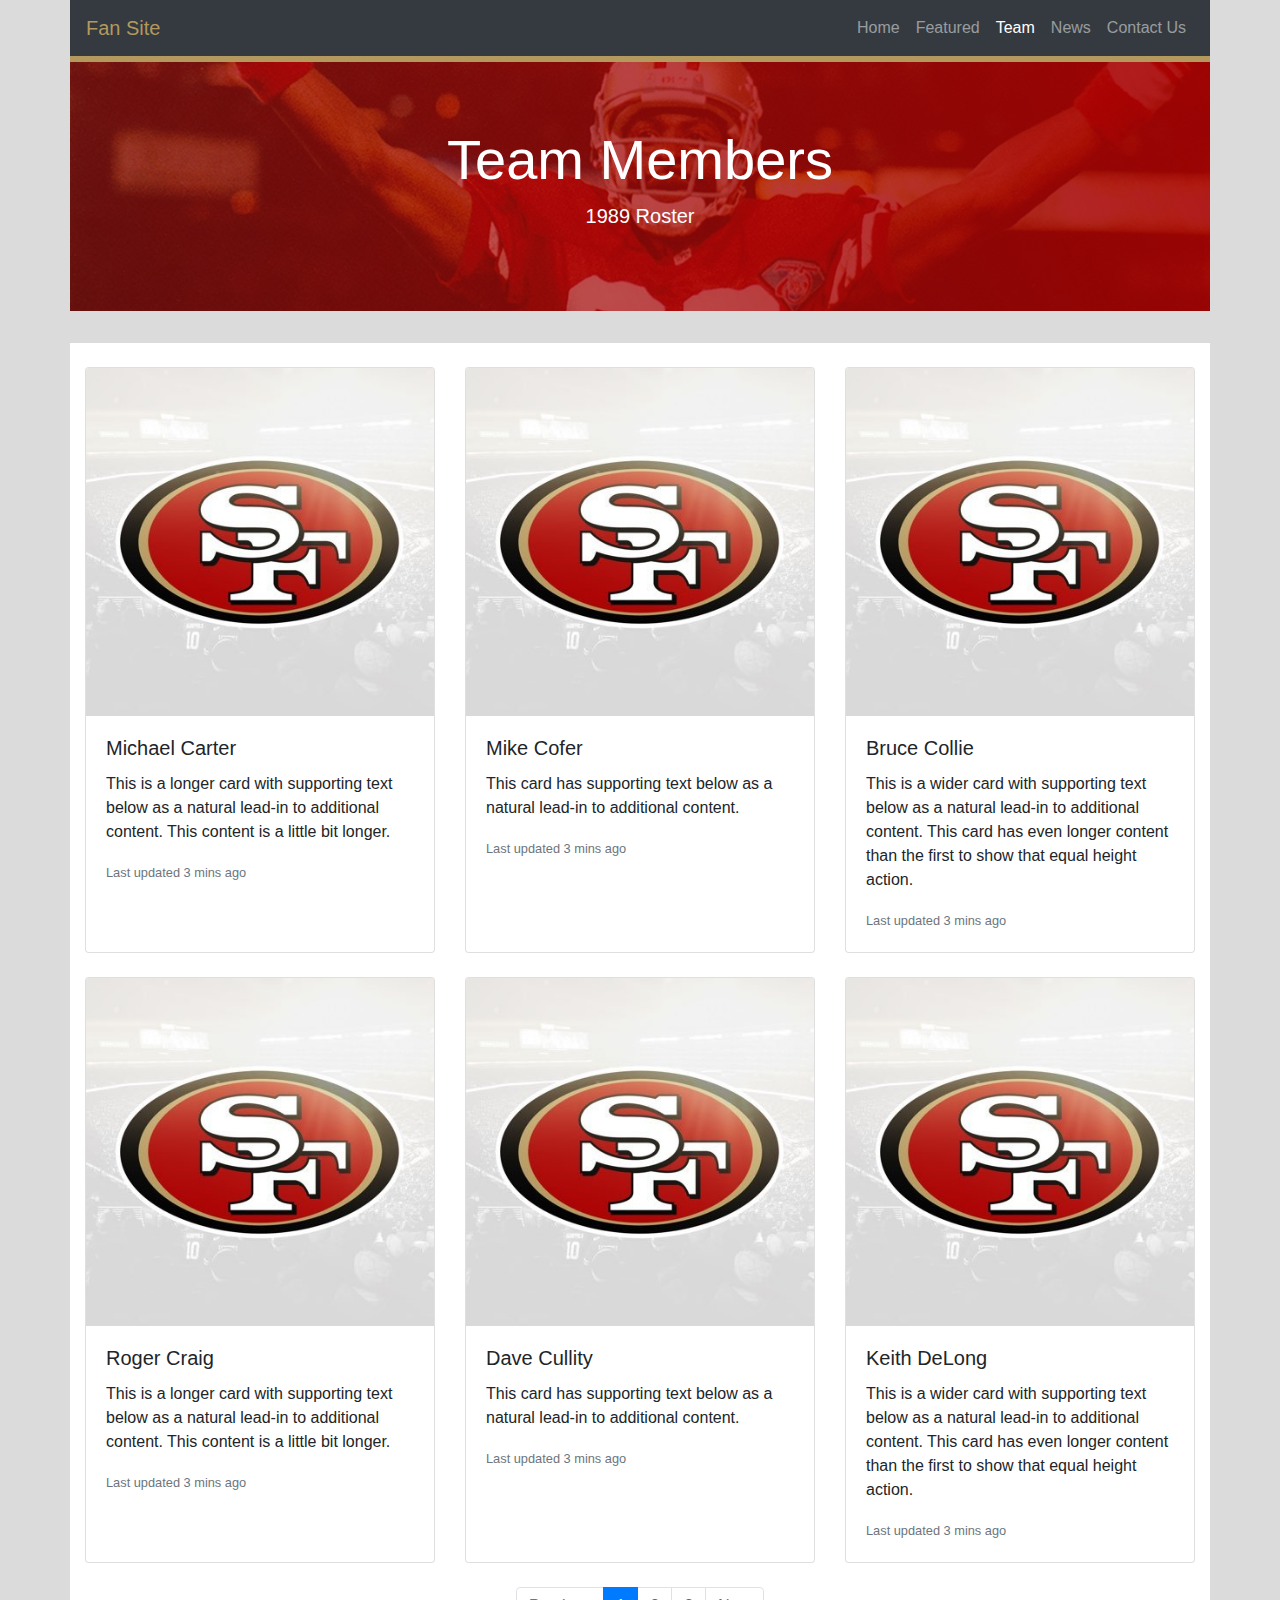
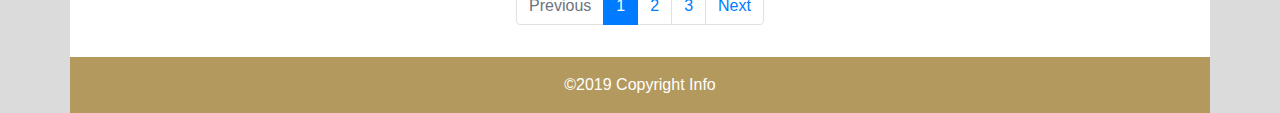
<file: team.html>
<!DOCTYPE html>
<html lang="en">

<head>
  <meta charset="UTF-8">
  <link rel="stylesheet" href="https://stackpath.bootstrapcdn.com/bootstrap/4.4.1/css/bootstrap.min.css"
    integrity="sha384-Vkoo8x4CGsO3+Hhxv8T/Q5PaXtkKtu6ug5TOeNV6gBiFeWPGFN9MuhOf23Q9Ifjh" crossorigin="anonymous">
  <link rel="stylesheet" href="./assets/css/style.css">
  <meta http-equiv="X-UA-Compatible" content="ie=edge">
  <title>Jerry Rice | Team</title>
</head>

<body class="custom-bg">
  <header>
    <div class="container p-0">
      <nav class="navbar navbar-expand-lg navbar-dark bg-dark">
        <a class="navbar-brand ng-text" href="index.html">Fan Site</a>
        <button class="navbar-toggler" type="button" data-toggle="collapse" data-target="#navbarSupportedContent"
          aria-controls="navbarSupportedContent" aria-expanded="false" aria-label="Toggle navigation">
          <span class="navbar-toggler-icon"></span>
        </button>
        <div class="collapse navbar-collapse" id="navbarSupportedContent">
          <ul class="navbar-nav ml-auto">
            <li class="nav-item">
              <a class="nav-link" href="index.html">Home</a>
            </li>
            <li class="nav-item">
              <a class="nav-link" href="featured.html">Featured</a>
            </li>
            <li class="nav-item active">
              <a class="nav-link" href="team.html">Team<span class="sr-only">(current)</span></a>
            </li>
            <li class="nav-item">
              <a class="nav-link" href="news.html">News</a>
            </li>
            <li class="nav-item">
              <a class="nav-link" href="contact.html">Contact Us</a>
            </li>
          </ul>
        </div>
      </nav>
      <div class="home-jt jumbotron jumbotron-fluid text-center text-white">
        <div class="container">
          <h1 class="display-4">Team Members</h1>
          <p class="lead">1989 Roster</p>
        </div>
      </div>
    </div>
  </header>
  <main role="main" class="container bg-white py-3">
    <div class="card-deck mt-2">
      <div class="card">
        <img src="./assets/images/sf-logo.jpg" class="card-img-top" alt="...">
        <div class="card-body">
          <h5 class="card-title">Michael Carter</h5>
          <p class="card-text">This is a longer card with supporting text below as a natural lead-in to additional content. This content is a little bit longer.</p>
          <p class="card-text"><small class="text-muted">Last updated 3 mins ago</small></p>
        </div>
      </div>
      <div class="card">
        <img src="./assets/images/sf-logo.jpg" class="card-img-top" alt="...">
        <div class="card-body">
          <h5 class="card-title">Mike Cofer</h5>
          <p class="card-text">This card has supporting text below as a natural lead-in to additional content.</p>
          <p class="card-text"><small class="text-muted">Last updated 3 mins ago</small></p>
        </div>
      </div>
      <div class="card">
        <img src="./assets/images/sf-logo.jpg" class="card-img-top" alt="...">
        <div class="card-body">
          <h5 class="card-title">Bruce Collie</h5>
          <p class="card-text">This is a wider card with supporting text below as a natural lead-in to additional content. This card has even longer content than the first to show that equal height action.</p>
          <p class="card-text"><small class="text-muted">Last updated 3 mins ago</small></p>
        </div>
      </div>
    </div>

    <div class="card-deck mt-4">
      <div class="card">
        <img src="./assets/images/sf-logo.jpg" class="card-img-top" alt="...">
        <div class="card-body">
          <h5 class="card-title">Roger Craig</h5>
          <p class="card-text">This is a longer card with supporting text below as a natural lead-in to additional content. This content is a little bit longer.</p>
          <p class="card-text"><small class="text-muted">Last updated 3 mins ago</small></p>
        </div>
      </div>
      <div class="card">
        <img src="./assets/images/sf-logo.jpg" class="card-img-top" alt="...">
        <div class="card-body">
          <h5 class="card-title">Dave Cullity</h5>
          <p class="card-text">This card has supporting text below as a natural lead-in to additional content.</p>
          <p class="card-text"><small class="text-muted">Last updated 3 mins ago</small></p>
        </div>
      </div>
      <div class="card">
        <img src="./assets/images/sf-logo.jpg" class="card-img-top" alt="...">
        <div class="card-body">
          <h5 class="card-title">Keith DeLong</h5>
          <p class="card-text">This is a wider card with supporting text below as a natural lead-in to additional content. This card has even longer content than the first to show that equal height action.</p>
          <p class="card-text"><small class="text-muted">Last updated 3 mins ago</small></p>
        </div>
      </div>
    </div>
    <nav aria-label="Page navigation example">
      <ul class="pagination justify-content-center mt-4">
        <li class="page-item disabled"><a class="page-link" href="#">Previous</a></li>
        <li class="page-item active"><a class="page-link" href="team.html">1 <span class="sr-only">(current)</span></a></li>
        <li class="page-item"><a class="page-link" href="team-p2.html">2</a></li>
        <li class="page-item"><a class="page-link" href="team-p3.html">3</a></li>
        <li class="page-item"><a class="page-link" href="team-p2.html">Next</a></li>
      </ul>
    </nav>
  </main>
  <footer class="container p-0">
    <div class="ng-bg footer mt-auto py-3 text-center">
      <span class="text-white">&copy;2019 Copyright Info</span>
    </div>
  </footer>
  <script src="https://code.jquery.com/jquery-3.4.1.slim.min.js"
    integrity="sha384-J6qa4849blE2+poT4WnyKhv5vZF5SrPo0iEjwBvKU7imGFAV0wwj1yYfoRSJoZ+n" crossorigin="anonymous">
  </script>
  <script src="https://cdn.jsdelivr.net/npm/popper.js@1.16.0/dist/umd/popper.min.js"
    integrity="sha384-Q6E9RHvbIyZFJoft+2mJbHaEWldlvI9IOYy5n3zV9zzTtmI3UksdQRVvoxMfooAo" crossorigin="anonymous">
  </script>
  <script src="https://stackpath.bootstrapcdn.com/bootstrap/4.4.1/js/bootstrap.min.js"
    integrity="sha384-wfSDF2E50Y2D1uUdj0O3uMBJnjuUD4Ih7YwaYd1iqfktj0Uod8GCExl3Og8ifwB6" crossorigin="anonymous">
  </script>
</body>

</html>
</file>
<file: assets/css/style.css>
.custom-bg {
  background-color: #dbdbdb;
}

.home-jt {
  background: linear-gradient(65deg, rgba(170, 0, 0, .5), rgba(170, 0, 0, .9)), url("../images/jumbotron_bg.jpg");
  background-size: cover;
  background-position: center;
}

.navbar {
  border-bottom: 6px solid #B3995D;
}

/* Global 49ers Text & background Colors */

.nr-text {
  color: #AA0000 !important;
}

.ng-text {
  color: #B3995D !important;
}

.nr-bg {
  background-color: #AA0000 !important;
}

.ng-bg {
  background-color: #B3995D !important;
}

/* Custom Image Sizes */

.home-images {
  height: 150px;
  width: 150px;
}

.feat-img {
  height: 350px;
  width: 350px;
}
</file>
